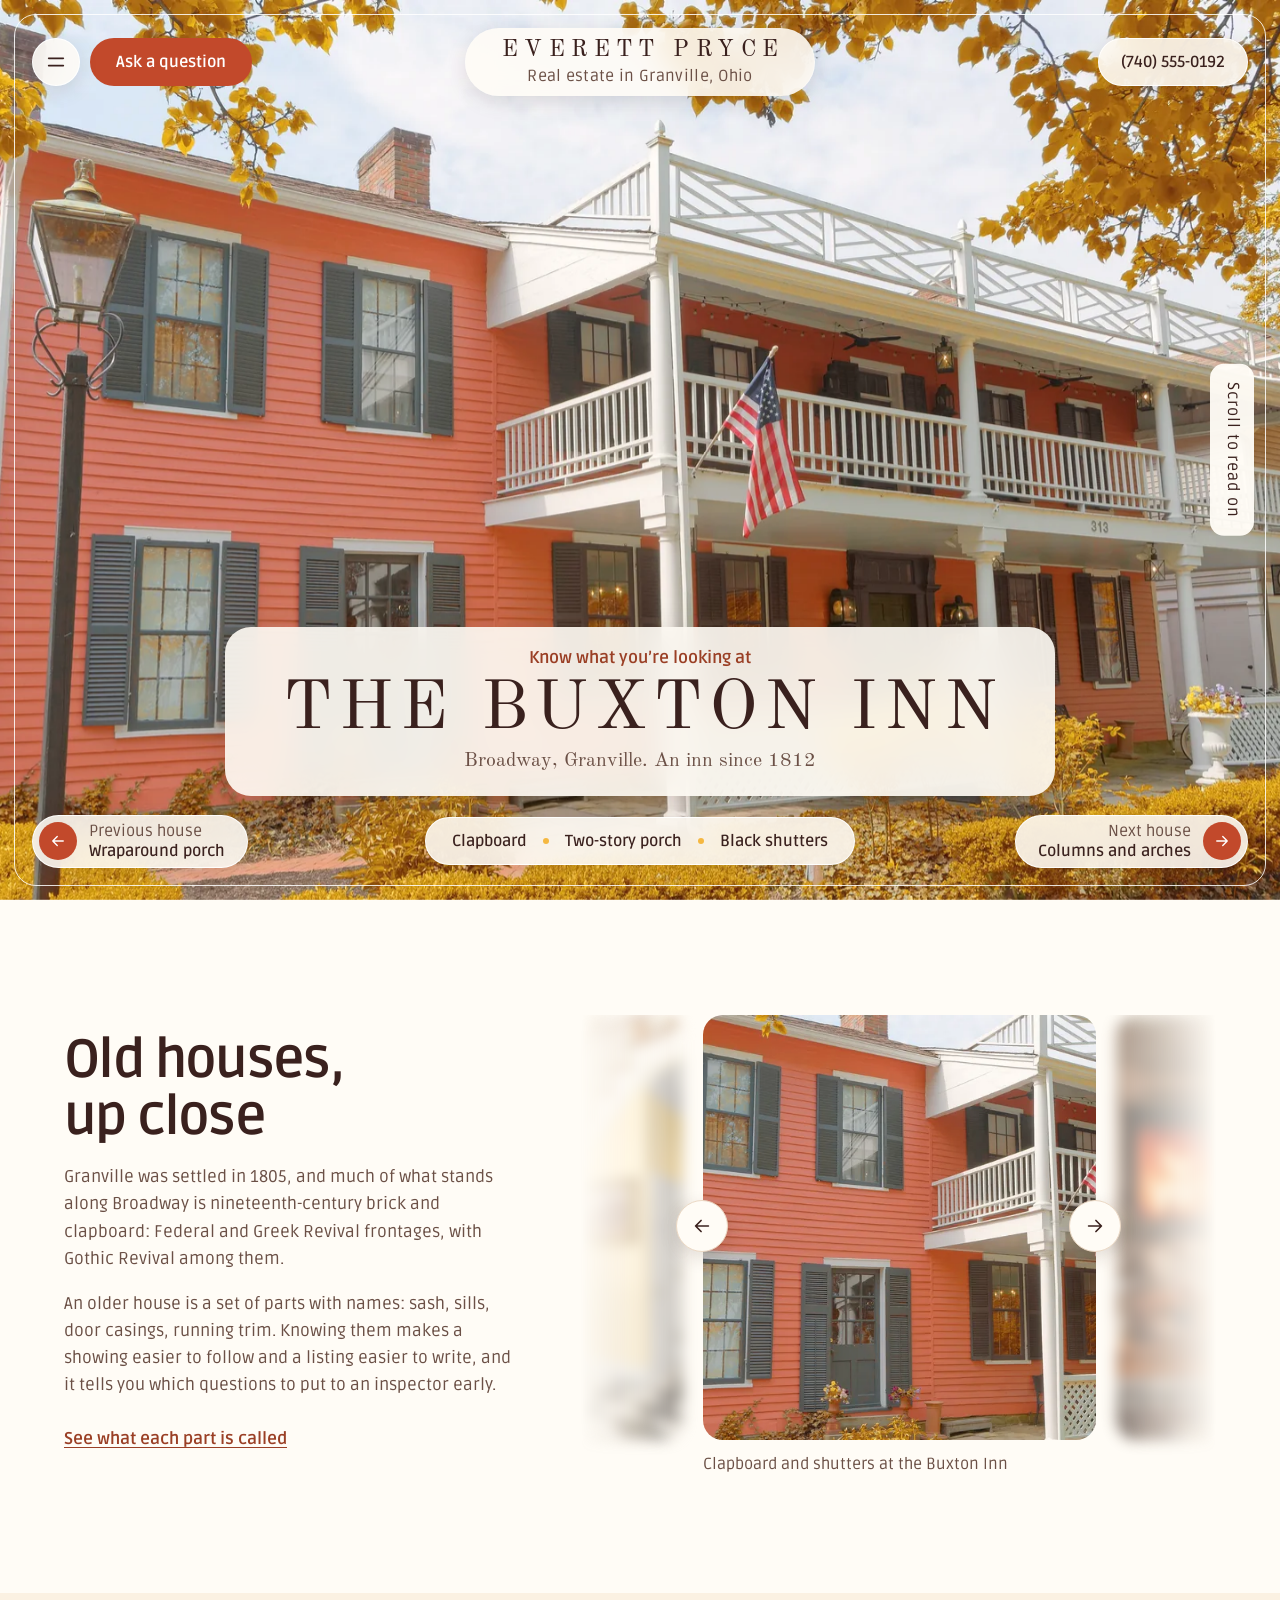
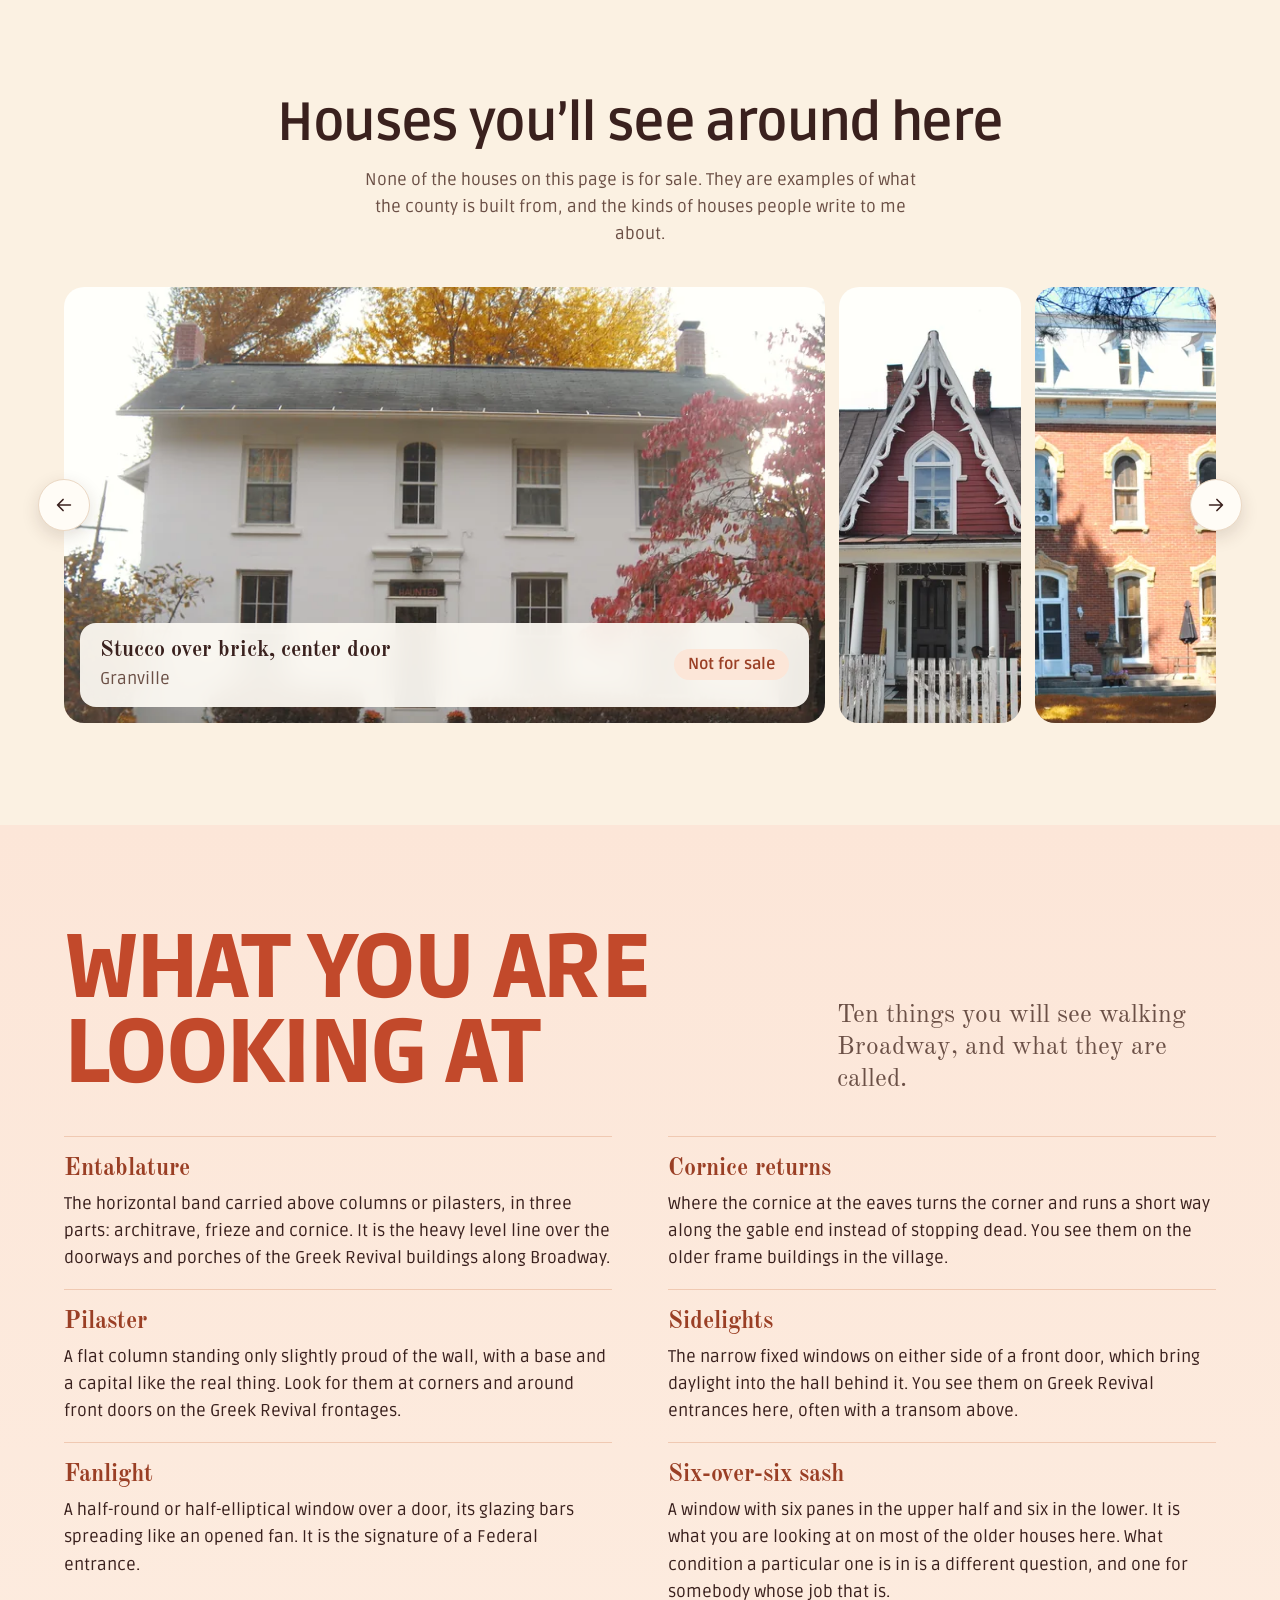
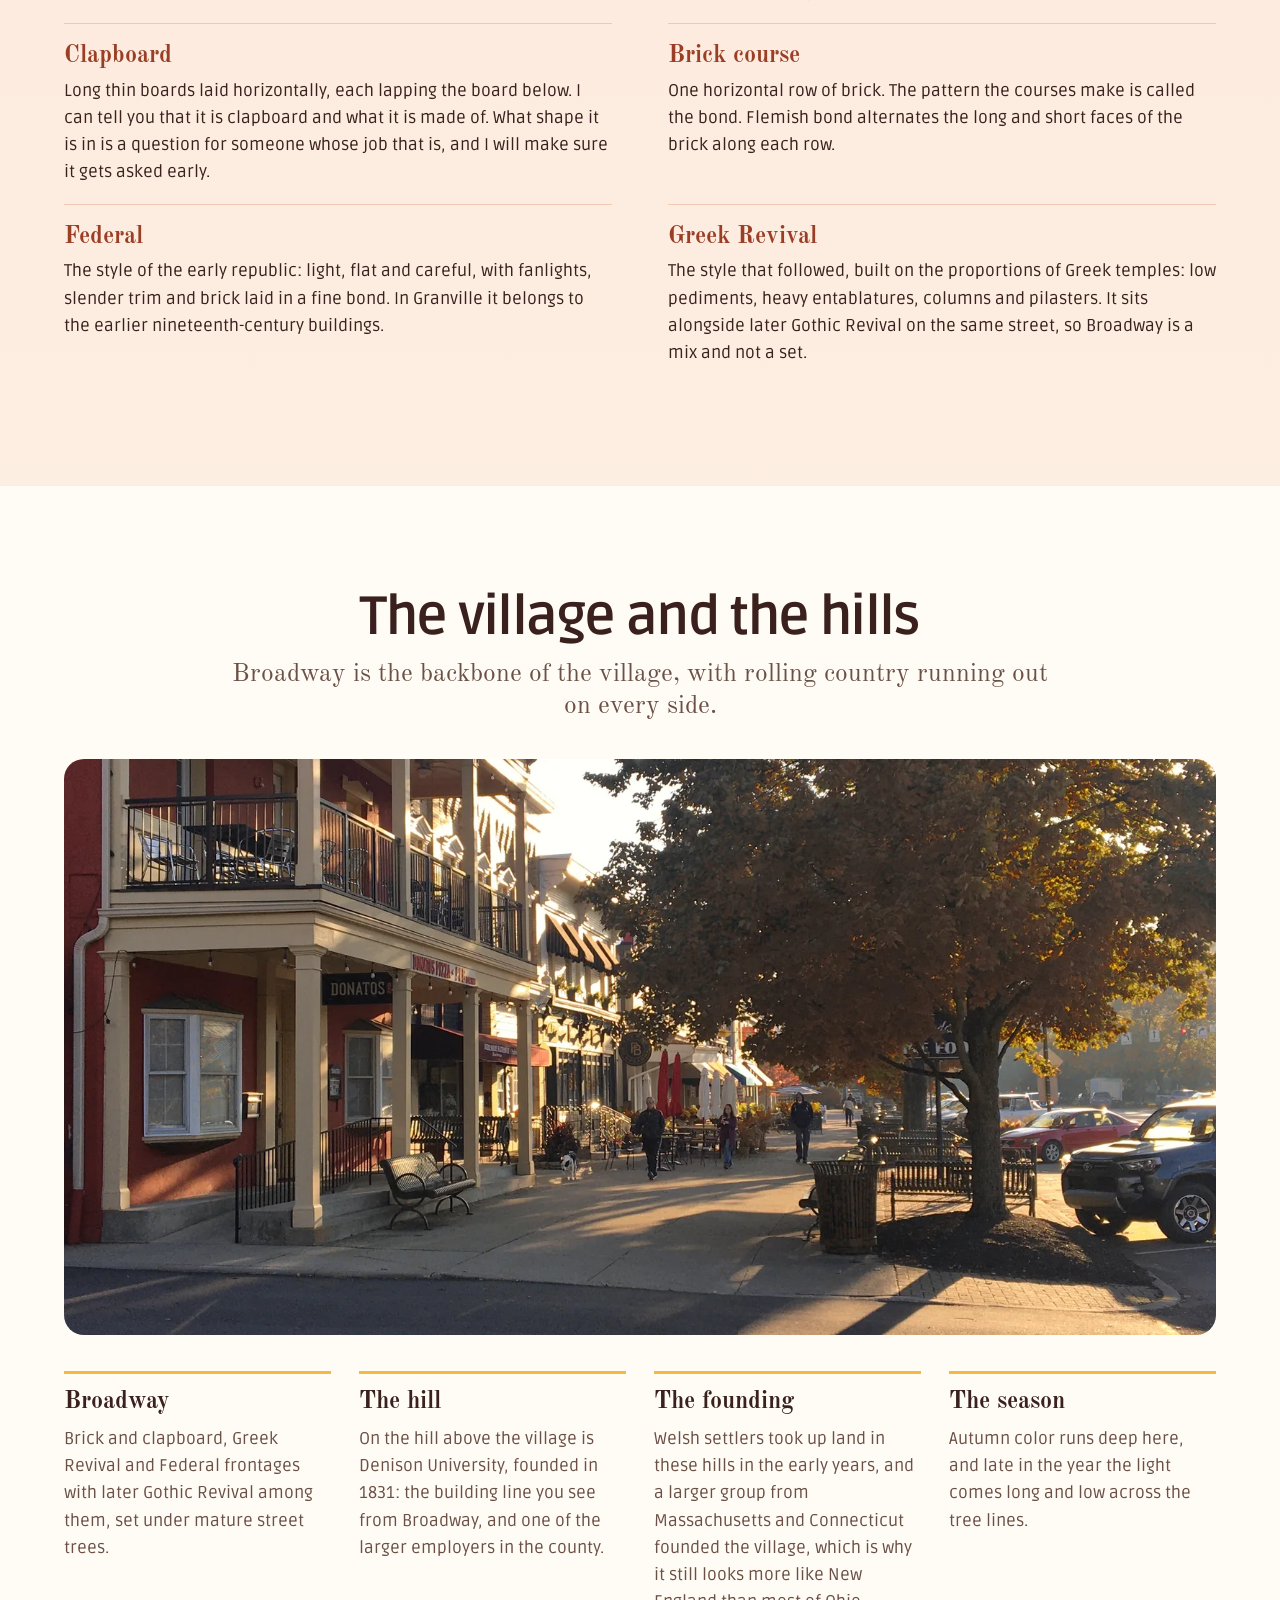
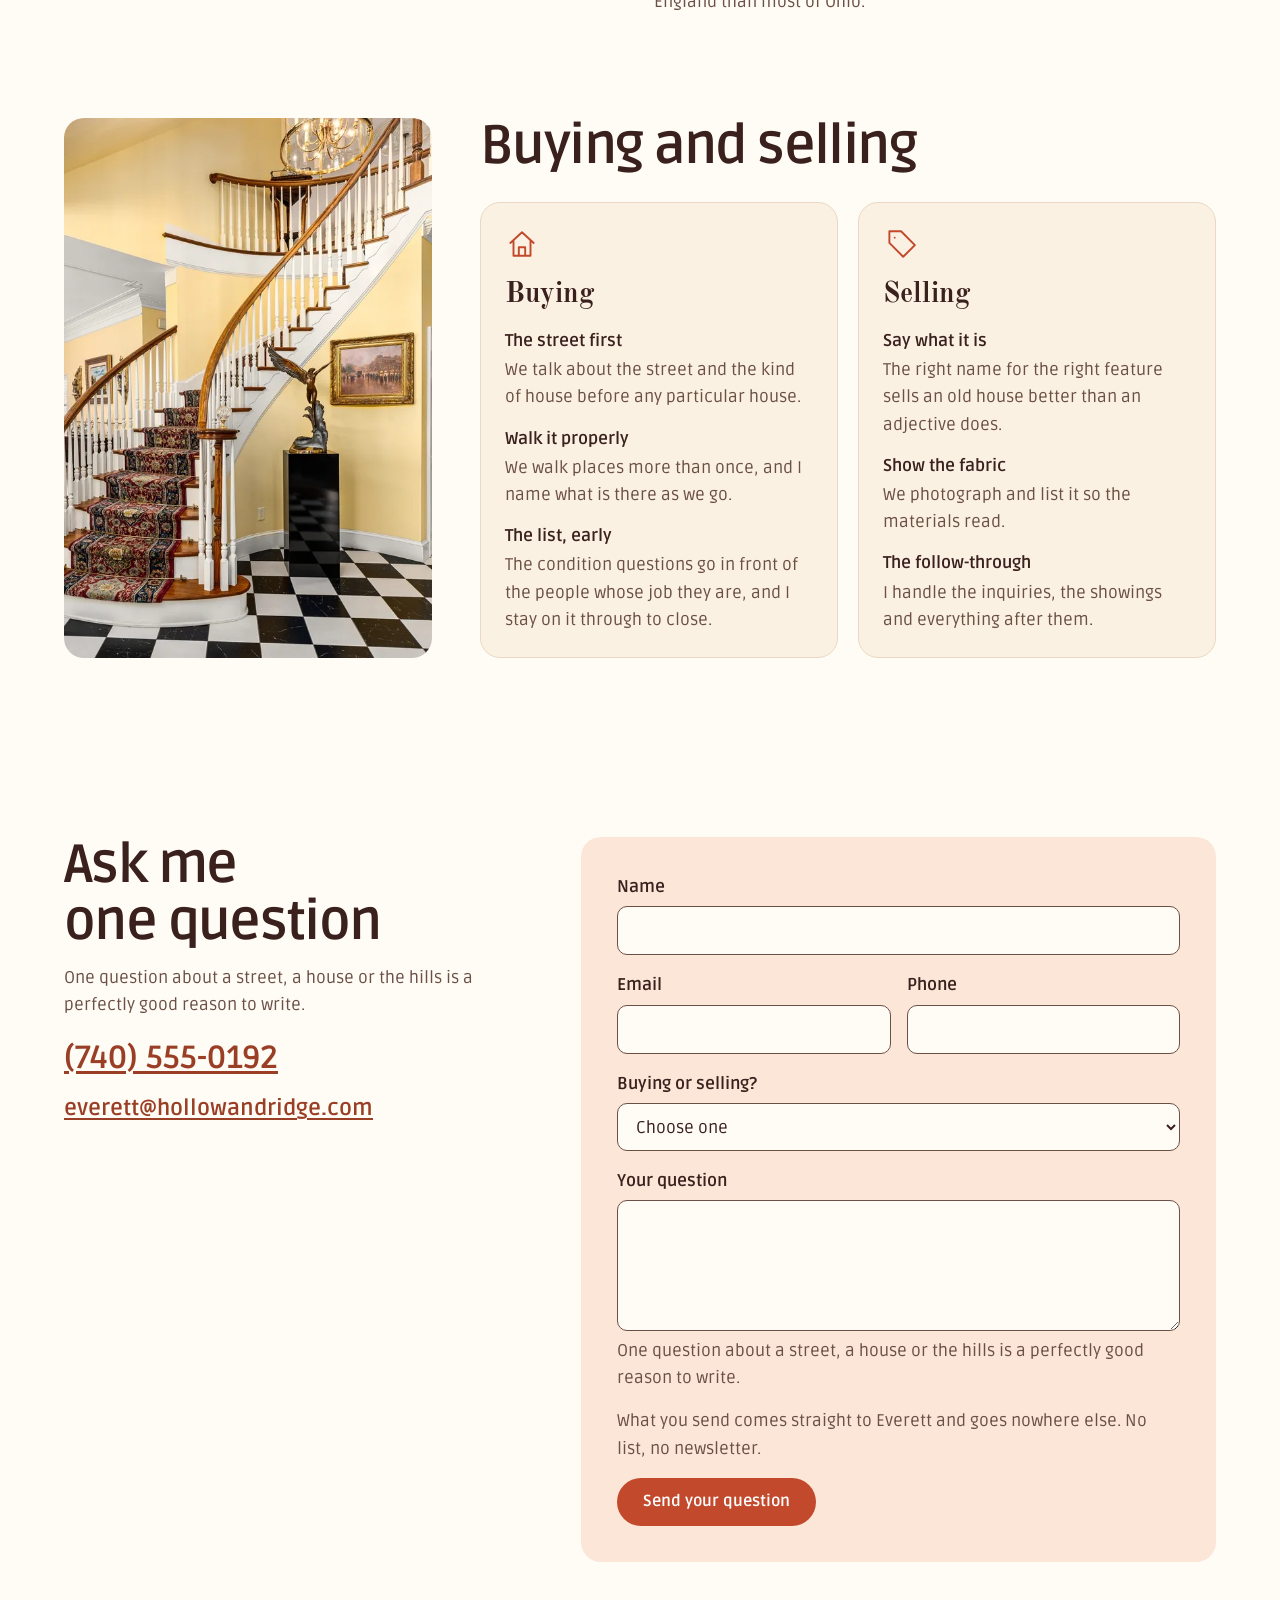
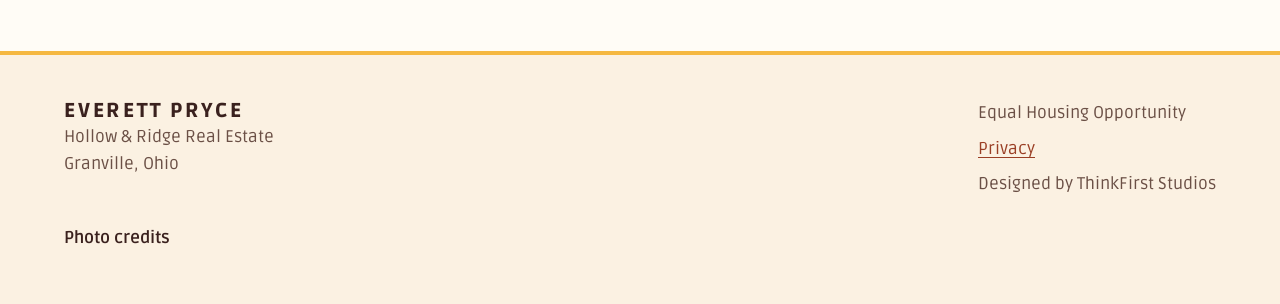
<file: index.html>
<!-- ThinkFirst Studios sample site. Everett Pryce, Hollow & Ridge Real Estate, the phone number and the email address are FICTIONAL and used for demonstration only. Not a real agent, brokerage or business. No licence number, statistic or testimonial on this page is real — none are claimed. Photography is stock, public domain or Creative Commons work credited in the footer. No house shown is for sale or connected to this sample. Not for deployment to a live domain. -->
<!DOCTYPE html>
<html lang="en-US">
<head>
  <meta charset="utf-8">
  <meta name="viewport" content="width=device-width, initial-scale=1">
  <title>Everett Pryce · Real Estate · Granville, Ohio</title>
  <meta name="description" content="Everett Pryce works older village houses and land in the hills around Granville, Licking County, Ohio. One question about a street, a house or the hills is a perfectly good reason to write.">
  <meta name="robots" content="noindex, nofollow">
  <link rel="canonical" href="https://thinkfirststudios.github.io/everett-pryce-preview/">
  <meta property="og:type" content="website">
  <meta property="og:title" content="Everett Pryce · Real Estate · Granville, Ohio">
  <meta property="og:description" content="Old houses in a village built out of brick and clapboard, and land in the hills behind it. Ask me one question.">
  <meta property="og:url" content="https://thinkfirststudios.github.io/everett-pryce-preview/">
  <meta property="og:image" content="https://thinkfirststudios.github.io/everett-pryce-preview/assets/og-card.jpg">
  <link rel="stylesheet" href="styles.css">
  <script>document.documentElement.classList.add('js')</script>
  <script type="application/ld+json">
  {
    "@context": "https://schema.org",
    "@type": "RealEstateAgent",
    "name": "Everett Pryce",
    "url": "https://thinkfirststudios.github.io/everett-pryce-preview/",
    "areaServed": [
      { "@type": "City", "name": "Granville, Ohio" },
      { "@type": "AdministrativeArea", "name": "Licking County, Ohio" }
    ]
  }
  </script>
</head>
<body>
  <a class="skip" href="#main">Skip to content</a>

  <main id="main">
    <section class="stage" id="top" aria-labelledby="hero-title" data-stage>
      <div class="stage__slides">
        <figure class="stage__slide is-on" data-slide data-title="The Buxton Inn" data-place="Broadway, Granville. An inn since 1812" data-spec="Clapboard|Two-story porch|Black shutters">
          <picture>
            <source media="(max-width: 699px)" type="image/webp" srcset="assets/photos/slide-buxton-phone-800.webp 800w, assets/photos/slide-buxton-phone-1200.webp 1200w" sizes="100vw">
            <img src="assets/photos/slide-buxton-1800.webp" srcset="assets/photos/slide-buxton-1200.webp 1200w, assets/photos/slide-buxton-1800.webp 1800w, assets/photos/slide-buxton-2600.webp 2600w"
                 sizes="100vw" width="2600" height="1463" fetchpriority="high" alt="The Buxton Inn on Broadway in sunshine: orange clapboard, dark shutters and a white two-story porch with a lattice rail, under golden leaves.">
          </picture>
        </figure>
        <figure class="stage__slide" data-slide data-title="Columns and arches" data-place="Licking County" data-spec="Two-story columns|Arched windows|Iron balcony">
          <picture>
            <source media="(max-width: 699px)" type="image/webp" srcset="assets/photos/slide-columns-phone-800.webp 800w, assets/photos/slide-columns-phone-1200.webp 1200w" sizes="100vw">
            <img src="assets/photos/slide-columns-1800.webp" srcset="assets/photos/slide-columns-1200.webp 1200w, assets/photos/slide-columns-1800.webp 1800w, assets/photos/slide-columns-2600.webp 2600w"
                 sizes="100vw" width="2600" height="1463" loading="lazy" alt="A pale yellow house with tall white columns, an iron balcony and rows of arched windows, among trees in gold leaf.">
          </picture>
        </figure>
        <figure class="stage__slide" data-slide data-title="Wraparound porch" data-place="Granville" data-spec="Clapboard|Slate roof|Pointed gable window">
          <picture>
            <source media="(max-width: 699px)" type="image/webp" srcset="assets/photos/slide-porch-phone-800.webp 800w, assets/photos/slide-porch-phone-1200.webp 1200w" sizes="100vw">
            <img src="assets/photos/slide-porch-1800.webp" srcset="assets/photos/slide-porch-1200.webp 1200w, assets/photos/slide-porch-1800.webp 1800w, assets/photos/slide-porch-2600.webp 2600w"
                 sizes="100vw" width="2600" height="1463" loading="lazy" alt="A white clapboard house with a slate roof, blue shutters and a wraparound porch, with orange and gold leaves around it.">
          </picture>
        </figure>
      </div>
      <div class="stage__frame" aria-hidden="true"></div>

      <header class="head" data-head>
        <div class="head__row">
          <div class="head__left">
            <button class="glass glass--round head__toggle" type="button" data-nav-toggle aria-expanded="false" aria-controls="nav" aria-label="Menu">
              <svg viewBox="0 0 24 24" aria-hidden="true"><path d="M4 8h16M4 16h16"/></svg>
            </button>
            <a class="pill head__ask" href="#contact">Ask a question</a>
          </div>
          <a class="head__name" href="#top">Everett Pryce<small>Real estate in Granville, Ohio</small></a>
          <a class="glass head__phone" href="tel:+17405550192">(740) 555-0192</a>
          <nav class="head__nav" id="nav" aria-label="Main">
            <a href="#about">About</a>
            <a href="#houses">Houses</a>
            <a href="#looking-at">What You’re Looking At</a>
            <a href="#village">The Village</a>
            <a href="#buying-selling">Buying &amp; Selling</a>
            <a href="#contact">Ask a question</a>
          </nav>
        </div>
      </header>

      <div class="stage__copy">
        <div class="stage__card">
          <h1 id="hero-title">Know what you’re looking at</h1>
          <div class="stage__caption" aria-live="polite">
            <p class="stage__title" data-stage-title>The Buxton Inn</p>
            <p class="stage__place" data-stage-place>Broadway, Granville. An inn since 1812</p>
          </div>
        </div>
      </div>

      <div class="stage__bar">
        <button class="glass stage__step stage__step--prev" type="button" data-stage-prev>
          <i><svg viewBox="0 0 24 24" aria-hidden="true"><path d="M19 12H5M11 6l-6 6 6 6"/></svg></i><span><small>Previous house</small><span data-stage-prev-name>Wraparound porch</span></span>
        </button>
        <ul class="glass stage__spec" data-stage-spec aria-label="What to look at on this house">
          <li>Clapboard</li>
          <li>Two-story porch</li>
          <li>Black shutters</li>
        </ul>
        <button class="glass stage__step stage__step--next" type="button" data-stage-next>
          <span><small>Next house</small><span data-stage-next-name>Columns and arches</span></span><i><svg viewBox="0 0 24 24" aria-hidden="true"><path d="M5 12h14M13 6l6 6-6 6"/></svg></i>
        </button>
      </div>
      <a class="stage__scroll" href="#about">Scroll to read on</a>
    </section>

    <section class="who wrap" id="about" aria-labelledby="about-title">
      <div class="who__text">
        <h2 id="about-title">Old houses, up close</h2>
        <p>Granville was settled in 1805, and much of what stands along Broadway is nineteenth-century brick and clapboard: Federal and Greek Revival frontages, with Gothic Revival among them.</p>
        <p>An older house is a set of parts with names: sash, sills, door casings, running trim. Knowing them makes a showing easier to follow and a listing easier to write, and it tells you which questions to put to an inspector early.</p>
        <p><a class="who__link" href="#looking-at">See what each part is called</a></p>
      </div>
      <div class="reel" data-reel>
        <div class="reel__track" data-reel-track>
          <figure class="reel__item">
            <img src="assets/photos/staircase-1000.webp" srcset="assets/photos/staircase-640.webp 640w, assets/photos/staircase-1000.webp 1000w" sizes="(min-width: 960px) 30vw, 80vw" width="1000" height="1250" loading="lazy"
                 alt="A curved staircase with a turned white balustrade and a dark rail, rising from a black and white tiled hall.">
            <figcaption>A turned balustrade and a curved rail</figcaption>
          </figure>
          <figure class="reel__item is-on">
            <img src="assets/photos/buxton-clapboard-800.webp" srcset="assets/photos/buxton-clapboard-800.webp 800w, assets/photos/buxton-clapboard-1400.webp 1400w" sizes="(min-width: 960px) 30vw, 80vw" width="1400" height="933" loading="lazy"
                 alt="Orange clapboard, black shutters and a white porch rail with a lattice skirt on the front of the Buxton Inn.">
            <figcaption>Clapboard and shutters at the Buxton Inn</figcaption>
          </figure>
          <figure class="reel__item">
            <img src="assets/photos/fireplace-room-1000.webp" srcset="assets/photos/fireplace-room-1000.webp 1000w, assets/photos/fireplace-room-1600.webp 1600w" sizes="(min-width: 960px) 30vw, 80vw" width="1600" height="675" loading="lazy"
                 alt="A warm sitting room with a lit fireplace in a stone surround, a bookcase and a low chair beside a wooden table.">
            <figcaption>A fireplace in a stone surround</figcaption>
          </figure>
        </div>
        <button class="round reel__arrow reel__arrow--prev" type="button" data-reel-prev aria-label="Previous photograph"><svg viewBox="0 0 24 24" aria-hidden="true"><path d="M19 12H5M11 6l-6 6 6 6"/></svg></button>
        <button class="round reel__arrow reel__arrow--next" type="button" data-reel-next aria-label="Next photograph"><svg viewBox="0 0 24 24" aria-hidden="true"><path d="M5 12h14M13 6l6 6-6 6"/></svg></button>
      </div>
    </section>

    <section class="houses" id="houses" aria-labelledby="houses-title">
      <div class="wrap houses__head">
        <h2 id="houses-title">Houses you’ll see around here</h2>
        <p>None of the houses on this page is for sale. They are examples of what the county is built from, and the kinds of houses people write to me about.</p>
      </div>
      <div class="rail wrap" data-rail>
        <button class="round rail__arrow rail__arrow--prev" type="button" data-rail-prev aria-label="Previous house"><svg viewBox="0 0 24 24" aria-hidden="true"><path d="M19 12H5M11 6l-6 6 6 6"/></svg></button>
        <ul class="rail__list" data-rail-list>
          <li class="rail__item is-open">
            <button type="button" aria-expanded="true">
              <img src="assets/photos/stucco-brick-1400.webp" srcset="assets/photos/stucco-brick-800.webp 800w, assets/photos/stucco-brick-1400.webp 1400w" sizes="(min-width: 960px) 62vw, 80vw" width="1400" height="933" loading="lazy"
                   alt="A two-story white house with a center door and a bright red maple in autumn.">
              <span class="rail__cap"><span><strong>Stucco over brick, center door</strong><span>Granville</span></span><em>Not for sale</em></span>
            </button>
          </li>
          <li class="rail__item">
            <button type="button" aria-expanded="false">
              <img src="assets/photos/gothic-cottage-1400.webp" srcset="assets/photos/gothic-cottage-800.webp 800w, assets/photos/gothic-cottage-1400.webp 1400w" sizes="(min-width: 960px) 62vw, 80vw" width="1400" height="933" loading="lazy"
                   alt="A red cottage with a steep center gable trimmed in white gingerbread, behind a white picket fence.">
              <span class="rail__cap"><span><strong>Gothic cottage</strong><span>Licking County</span></span><em>Not for sale</em></span>
            </button>
          </li>
          <li class="rail__item">
            <button type="button" aria-expanded="false">
              <img src="assets/photos/mansard-1400.webp" srcset="assets/photos/mansard-800.webp 800w, assets/photos/mansard-1400.webp 1400w" sizes="(min-width: 960px) 62vw, 80vw" width="1400" height="933" loading="lazy"
                   alt="A tall red brick house with a mansard roof and cream arched window hoods, among sunlit evergreens.">
              <span class="rail__cap"><span><strong>Mansard roof</strong><span>Newark, Licking County</span></span><em>Not for sale</em></span>
            </button>
          </li>
        </ul>
        <button class="round rail__arrow rail__arrow--next" type="button" data-rail-next aria-label="Next house"><svg viewBox="0 0 24 24" aria-hidden="true"><path d="M5 12h14M13 6l6 6-6 6"/></svg></button>
      </div>
    </section>

    <section class="gloss" id="looking-at" aria-labelledby="looking-title">
      <div class="wrap">
        <div class="gloss__head">
          <h2 id="looking-title">What you are looking at</h2>
          <p>Ten things you will see walking Broadway, and what they are called.</p>
        </div>
        <dl class="gloss__list">
          <div><dt>Entablature</dt><dd>The horizontal band carried above columns or pilasters, in three parts: architrave, frieze and cornice. It is the heavy level line over the doorways and porches of the Greek Revival buildings along Broadway.</dd></div>
          <div><dt>Cornice returns</dt><dd>Where the cornice at the eaves turns the corner and runs a short way along the gable end instead of stopping dead. You see them on the older frame buildings in the village.</dd></div>
          <div><dt>Pilaster</dt><dd>A flat column standing only slightly proud of the wall, with a base and a capital like the real thing. Look for them at corners and around front doors on the Greek Revival frontages.</dd></div>
          <div><dt>Sidelights</dt><dd>The narrow fixed windows on either side of a front door, which bring daylight into the hall behind it. You see them on Greek Revival entrances here, often with a transom above.</dd></div>
          <div><dt>Fanlight</dt><dd>A half-round or half-elliptical window over a door, its glazing bars spreading like an opened fan. It is the signature of a Federal entrance.</dd></div>
          <div><dt>Six-over-six sash</dt><dd>A window with six panes in the upper half and six in the lower. It is what you are looking at on most of the older houses here. What condition a particular one is in is a different question, and one for somebody whose job that is.</dd></div>
          <div><dt>Clapboard</dt><dd>Long thin boards laid horizontally, each lapping the board below. I can tell you that it is clapboard and what it is made of. What shape it is in is a question for someone whose job that is, and I will make sure it gets asked early.</dd></div>
          <div><dt>Brick course</dt><dd>One horizontal row of brick. The pattern the courses make is called the bond. Flemish bond alternates the long and short faces of the brick along each row.</dd></div>
          <div><dt>Federal</dt><dd>The style of the early republic: light, flat and careful, with fanlights, slender trim and brick laid in a fine bond. In Granville it belongs to the earlier nineteenth-century buildings.</dd></div>
          <div><dt>Greek Revival</dt><dd>The style that followed, built on the proportions of Greek temples: low pediments, heavy entablatures, columns and pilasters. It sits alongside later Gothic Revival on the same street, so Broadway is a mix and not a set.</dd></div>
        </dl>
      </div>
    </section>

    <section class="village wrap" id="village" aria-labelledby="village-title">
      <h2 id="village-title">The village and the hills</h2>
      <p class="village__lead">Broadway is the backbone of the village, with rolling country running out on every side.</p>
      <figure class="wide wide--tall">
        <img src="assets/photos/village-street-1600.webp" srcset="assets/photos/village-street-1000.webp 1000w, assets/photos/village-street-1600.webp 1600w, assets/photos/village-street-2400.webp 2400w"
             sizes="(min-width: 1360px) 1240px, 92vw" width="2400" height="1200" loading="lazy"
             alt="A village street in Granville on an October morning: brick storefronts with two-story porches, benches and a tree in gold leaf.">
      </figure>
      <div class="village__grid">
        <div><h3>Broadway</h3><p>Brick and clapboard, Greek Revival and Federal frontages with later Gothic Revival among them, set under mature street trees.</p></div>
        <div><h3>The hill</h3><p>On the hill above the village is Denison University, founded in 1831: the building line you see from Broadway, and one of the larger employers in the county.</p></div>
        <div><h3>The founding</h3><p>Welsh settlers took up land in these hills in the early years, and a larger group from Massachusetts and Connecticut founded the village, which is why it still looks more like New England than most of Ohio.</p></div>
        <div><h3>The season</h3><p>Autumn color runs deep here, and late in the year the light comes long and low across the tree lines.</p></div>
      </div>
    </section>

    <section class="bs wrap" id="buying-selling" aria-labelledby="bs-title">
      <figure class="bs__photo">
        <img src="assets/photos/staircase-1000.webp" srcset="assets/photos/staircase-640.webp 640w, assets/photos/staircase-1000.webp 1000w"
             sizes="(min-width: 960px) 34vw, 92vw" width="1000" height="1250" loading="lazy"
             alt="A curved staircase with a turned white balustrade and a dark rail, rising from a black and white tiled hall.">
      </figure>
      <div class="bs__main">
        <h2 id="bs-title">Buying and selling</h2>
        <div class="bs__cards">
          <article>
            <svg viewBox="0 0 32 32" aria-hidden="true"><path d="M5 15 16 5l11 10M8 13v14h16V13M13 27v-8h6v8"/></svg>
            <h3>Buying</h3>
            <dl>
              <dt>The street first</dt><dd>We talk about the street and the kind of house before any particular house.</dd>
              <dt>Walk it properly</dt><dd>We walk places more than once, and I name what is there as we go.</dd>
              <dt>The list, early</dt><dd>The condition questions go in front of the people whose job they are, and I stay on it through to close.</dd>
            </dl>
          </article>
          <article>
            <svg viewBox="0 0 32 32" aria-hidden="true"><path d="M17 4H6v11l13 13 11-11zM11 10h.01"/></svg>
            <h3>Selling</h3>
            <dl>
              <dt>Say what it is</dt><dd>The right name for the right feature sells an old house better than an adjective does.</dd>
              <dt>Show the fabric</dt><dd>We photograph and list it so the materials read.</dd>
              <dt>The follow-through</dt><dd>I handle the inquiries, the showings and everything after them.</dd>
            </dl>
          </article>
        </div>
      </div>
    </section>

    <section class="contact wrap" id="contact" aria-labelledby="contact-title">
      <div>
        <h2 id="contact-title">Ask me one question</h2>
        <p>One question about a street, a house or the hills is a perfectly good reason to write.</p>
        <p class="contact__big"><a href="tel:+17405550192">(740) 555-0192</a></p>
        <p class="contact__big contact__big--mail"><a href="#contact">everett@hollowandridge.com</a></p>
      </div>
      <form class="form" action="thanks.html" method="get" novalidate data-form>
        <div class="field">
          <label for="f-name">Name</label>
          <input id="f-name" name="name" type="text" autocomplete="name" required aria-describedby="e-name">
          <p class="field__error" id="e-name" hidden></p>
        </div>
        <div class="form__two">
          <div class="field">
            <label for="f-email">Email</label>
            <input id="f-email" name="email" type="email" autocomplete="email" aria-describedby="e-email">
            <p class="field__error" id="e-email" hidden></p>
          </div>
          <div class="field">
            <label for="f-phone">Phone</label>
            <input id="f-phone" name="phone" type="tel" autocomplete="tel" aria-describedby="e-contact">
            <p class="field__error" id="e-contact" hidden></p>
          </div>
        </div>
        <div class="field">
          <label for="f-kind">Buying or selling?</label>
          <select id="f-kind" name="kind">
            <option value="">Choose one</option>
            <option>Buying</option>
            <option>Selling</option>
            <option>Both</option>
            <option>Just asking</option>
          </select>
        </div>
        <div class="field">
          <label for="f-message">Your question</label>
          <textarea id="f-message" name="message" rows="4" aria-describedby="h-message"></textarea>
          <p class="field__help" id="h-message">One question about a street, a house or the hills is a perfectly good reason to write.</p>
        </div>
        <p class="form__note">What you send comes straight to Everett and goes nowhere else. No list, no newsletter.</p>
        <button class="pill" type="submit">Send your question</button>
      </form>
    </section>
  </main>

  <footer class="foot">
    <div class="wrap foot__grid">
      <div>
        <p class="foot__name">Everett Pryce</p>
        <p>Hollow &amp; Ridge Real Estate</p>
        <p>Granville, Ohio</p>
      </div>
      <div>
        <p>Equal Housing Opportunity</p>
        <p><a href="privacy.html">Privacy</a></p>
        <p>Designed by ThinkFirst Studios</p>
      </div>
    </div>
    <div class="wrap">
      <details class="foot__credits">
        <summary>Photo credits</summary>
        <p>Photographs cropped and color-adjusted from the originals. Houses are shown as examples of the area only.</p>
        <ul>
          <li><a href="https://www.pexels.com/photo/cozy-living-room-15558114/">Cozy living room</a>, hello aesthe, Pexels License</li>
          <li><a href="https://commons.wikimedia.org/wiki/File:Stucco-and-brick_house_in_Granville.jpg">Stucco-and-brick house in Granville</a>, Nyttend, public domain</li>
          <li><a href="https://commons.wikimedia.org/wiki/File:Buxton_Inn,_Granville,_OH,_US.jpg">Buxton Inn, Granville</a>, Jud McCranie, <a href="https://creativecommons.org/licenses/by-sa/4.0/">CC BY-SA 4.0</a></li>
          <li><a href="https://commons.wikimedia.org/wiki/File:20201006_09_Granville,_Ohio_(50875180313).jpg">Granville, Ohio</a>, David Wilson, <a href="https://creativecommons.org/licenses/by/2.0/">CC BY 2.0</a></li>
          <li><a href="https://commons.wikimedia.org/wiki/File:Bryn_Mawr,_Licking_Co,_OH,_US.jpg">Bryn Mawr, Licking County</a>, Jud McCranie, <a href="https://creativecommons.org/licenses/by-sa/4.0/">CC BY-SA 4.0</a></li>
          <li><a href="https://commons.wikimedia.org/wiki/File:Casterton_House.jpg">Casterton House</a>, Wdzinc, <a href="https://creativecommons.org/licenses/by-sa/3.0/">CC BY-SA 3.0</a></li>
          <li><a href="https://commons.wikimedia.org/wiki/File:Rogers_House_in_Granville.jpg">Rogers House in Granville</a>, Nyttend, public domain</li>
          <li><a href="https://commons.wikimedia.org/wiki/File:Hull_Place.jpg">Hull Place</a>, Wdzinc, <a href="https://creativecommons.org/licenses/by-sa/3.0/">CC BY-SA 3.0</a></li>
          <li><a href="https://www.pexels.com/photo/staircase-in-classic-house-16501685/">Staircase in a classic house</a>, Curtis Adams, Pexels License</li>
          <li><a href="https://www.pexels.com/photo/serene-ohio-roadway-lined-with-autumn-trees-34421047/">Ohio road in autumn</a> (thanks page), Keith Cassill, Pexels License</li>
        </ul>
      </details>
    </div>
  </footer>

  <div class="callbar">
    <a href="tel:+17405550192">Call</a>
    <a href="#contact">Email</a>
  </div>
  <script src="script.js"></script>
</body>
</html>
</file>
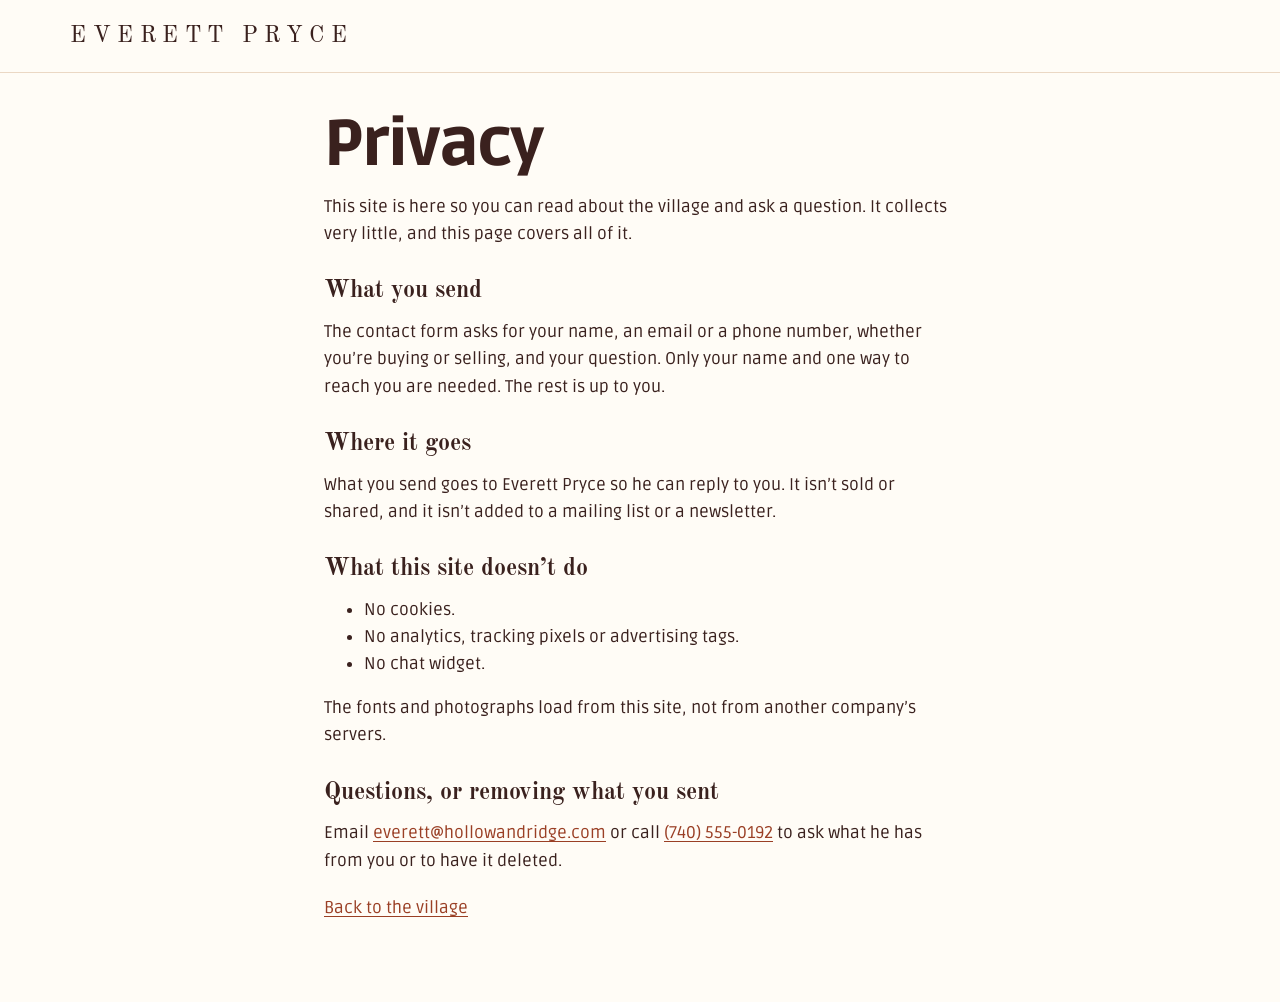
<file: privacy.html>
<!-- ThinkFirst Studios sample site. Everett Pryce, Hollow & Ridge Real Estate, the phone number and the email address are FICTIONAL and used for demonstration only. Not a real agent, brokerage or business. No licence number, statistic or testimonial on this page is real — none are claimed. Photography is royalty-free stock, regional, and not represented as being of any specific address. Not for deployment to a live domain. Some photographs are public domain or Creative Commons works of named public places, credited in the footer. -->
<!DOCTYPE html>
<html lang="en-US">
<head>
  <meta charset="utf-8">
  <meta name="viewport" content="width=device-width, initial-scale=1">
  <title>Privacy · Everett Pryce</title>
  <meta name="description" content="What this site collects, where it goes and what it doesn't do.">
  <meta name="robots" content="noindex, nofollow">
  <link rel="canonical" href="https://thinkfirststudios.github.io/everett-pryce-preview/privacy.html">
  <meta property="og:type" content="website">
  <meta property="og:title" content="Privacy · Everett Pryce">
  <meta property="og:description" content="What this site collects, where it goes and what it doesn't do.">
  <meta property="og:image" content="https://thinkfirststudios.github.io/everett-pryce-preview/assets/og-card.jpg">
  <link rel="stylesheet" href="styles.css">
</head>
<body>
  <a class="skip" href="#main">Skip to content</a>
  <header class="head head--page">
    <div class="head__row"><a class="head__name" href="index.html">Everett Pryce</a></div>
  </header>
  <main id="main" class="page">
    <div class="wrap">
      <h1>Privacy</h1>
      <p>This site is here so you can read about the village and ask a question. It collects very little, and this page covers all of it.</p>
      <h2>What you send</h2>
      <p>The contact form asks for your name, an email or a phone number, whether you’re buying or selling, and your question. Only your name and one way to reach you are needed. The rest is up to you.</p>
      <h2>Where it goes</h2>
      <p>What you send goes to Everett Pryce so he can reply to you. It isn’t sold or shared, and it isn’t added to a mailing list or a newsletter.</p>
      <h2>What this site doesn’t do</h2>
      <ul>
        <li>No cookies.</li>
        <li>No analytics, tracking pixels or advertising tags.</li>
        <li>No chat widget.</li>
      </ul>
      <p>The fonts and photographs load from this site, not from another company’s servers.</p>
      <h2>Questions, or removing what you sent</h2>
      <p>Email <a href="index.html#contact">everett@hollowandridge.com</a> or call <a href="tel:+17405550192">(740) 555-0192</a> to ask what he has from you or to have it deleted.</p>
      <p class="back"><a href="index.html">Back to the village</a></p>
    </div>
  </main>
  <div class="callbar">
    <a href="tel:+17405550192">Call</a>
    <a href="index.html#contact">Email</a>
  </div>
</body>
</html>
</file>
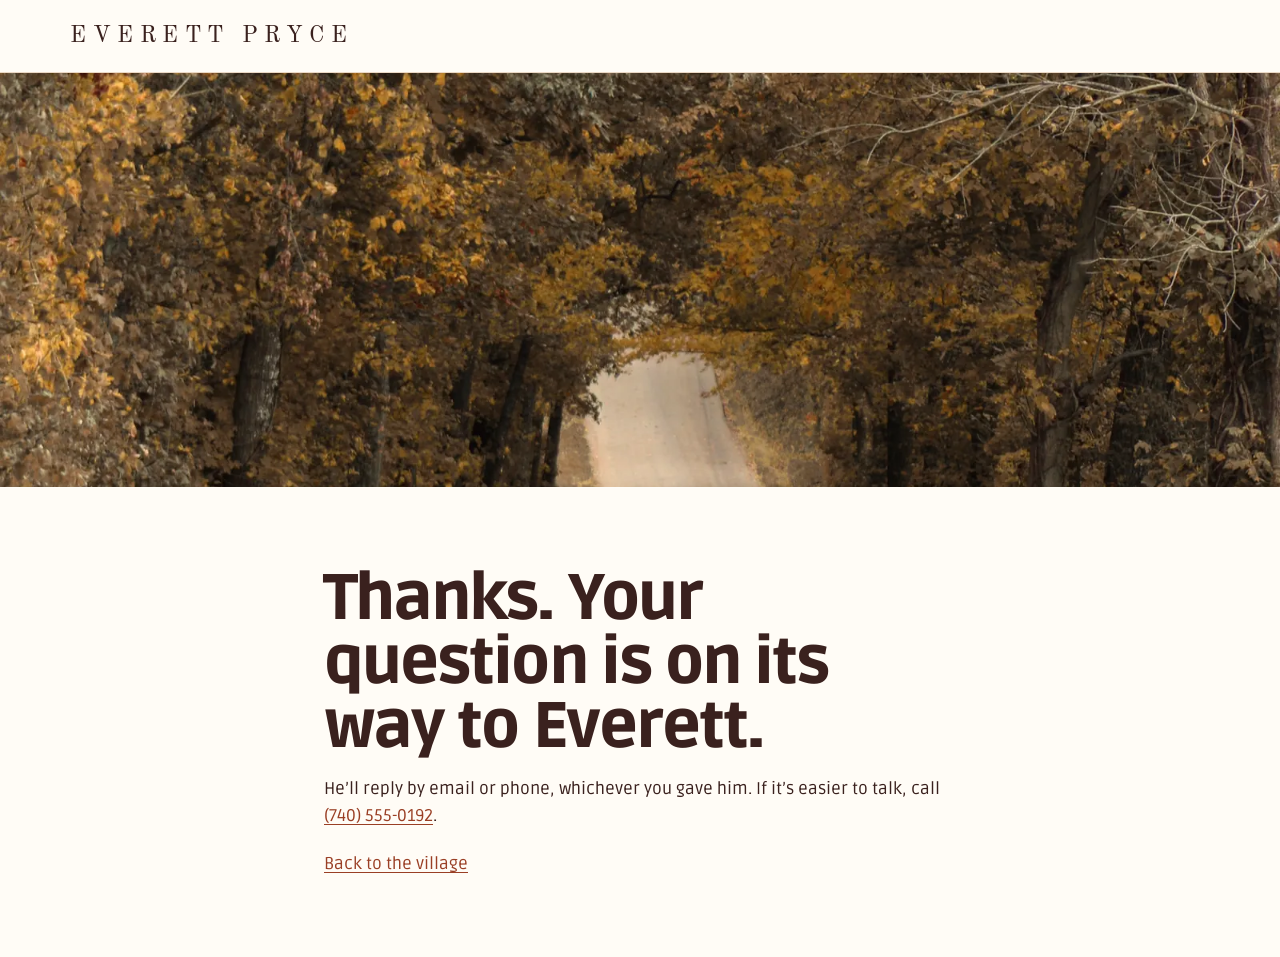
<file: thanks.html>
<!-- ThinkFirst Studios sample site. Everett Pryce, Hollow & Ridge Real Estate, the phone number and the email address are FICTIONAL and used for demonstration only. Not a real agent, brokerage or business. No licence number, statistic or testimonial on this page is real — none are claimed. Photography is royalty-free stock, regional, and not represented as being of any specific address. Not for deployment to a live domain. Some photographs are public domain or Creative Commons works of named public places, credited in the footer. -->
<!DOCTYPE html>
<html lang="en-US">
<head>
  <meta charset="utf-8">
  <meta name="viewport" content="width=device-width, initial-scale=1">
  <title>Thanks · Everett Pryce</title>
  <meta name="description" content="Your question is on its way to Everett Pryce.">
  <meta name="robots" content="noindex, nofollow">
  <link rel="canonical" href="https://thinkfirststudios.github.io/everett-pryce-preview/thanks.html">
  <meta property="og:type" content="website">
  <meta property="og:title" content="Thanks · Everett Pryce">
  <meta property="og:description" content="Your question is on its way to Everett Pryce.">
  <meta property="og:image" content="https://thinkfirststudios.github.io/everett-pryce-preview/assets/og-card.jpg">
  <link rel="stylesheet" href="styles.css">
</head>
<body>
  <a class="skip" href="#main">Skip to content</a>
  <header class="head head--page">
    <div class="head__row"><a class="head__name" href="index.html">Everett Pryce</a></div>
  </header>
  <main id="main" class="page">
    <figure class="page__photo">
      <img src="assets/photos/autumn-road-1600.webp" srcset="assets/photos/autumn-road-1000.webp 1000w, assets/photos/autumn-road-1600.webp 1600w" sizes="100vw" width="1600" height="727"
           alt="A pale road running into a tunnel of gold and amber trees, Ohio.">
    </figure>
    <div class="wrap">
      <h1>Thanks. Your question is on its way to Everett.</h1>
      <p>He’ll reply by email or phone, whichever you gave him. If it’s easier to talk, call <a href="tel:+17405550192">(740) 555-0192</a>.</p>
      <p class="back"><a href="index.html">Back to the village</a></p>
    </div>
  </main>
  <div class="callbar">
    <a href="tel:+17405550192">Call</a>
    <a href="index.html#contact">Email</a>
  </div>
</body>
</html>
</file>
<file: styles.css>
/* Sunlit Brick */
@font-face { font-family: "Old Standard TT"; src: url("assets/fonts/old-standard-tt-400-normal.woff2") format("woff2"); font-weight: 400; font-display: swap; }
@font-face { font-family: "Old Standard TT"; src: url("assets/fonts/old-standard-tt-400-italic.woff2") format("woff2"); font-weight: 400; font-style: italic; font-display: swap; }
@font-face { font-family: "Old Standard TT"; src: url("assets/fonts/old-standard-tt-700-normal.woff2") format("woff2"); font-weight: 700; font-display: swap; }
@font-face { font-family: "Ruda"; src: url("assets/fonts/ruda-400-normal.woff2") format("woff2"); font-weight: 400; font-display: swap; }
@font-face { font-family: "Ruda"; src: url("assets/fonts/ruda-600-normal.woff2") format("woff2"); font-weight: 600; font-display: swap; }
@font-face { font-family: "Ruda"; src: url("assets/fonts/ruda-700-normal.woff2") format("woff2"); font-weight: 700; font-display: swap; }
@font-face { font-family: "Ruda"; src: url("assets/fonts/ruda-900-normal.woff2") format("woff2"); font-weight: 900; font-display: swap; }

:root {
  --ink: #3A211E;
  --bark: #6B5046;
  --paper: #FFFCF6;
  --cream: #FBF1E2;
  --blush: #FCE6D8;
  --rule: #EBD8C4;
  --sun: #F5B841;
  --brick: #C2492B;
  --kiln: #9A3F25;
  --gutter: clamp(16px, 5vw, 72px);
  --frame: clamp(8px, 1.1vw, 18px);
  --r: 20px;
  --display: "Old Standard TT", "Times New Roman", serif;
  --body: "Ruda", "Trebuchet MS", sans-serif;
}

*, *::before, *::after { box-sizing: border-box; }
html { scroll-behavior: smooth; scroll-padding-top: 88px; -webkit-text-size-adjust: 100%; }
body { margin: 0; background: var(--paper); color: var(--ink); font: 400 1.0625rem/1.6 var(--body); }
img { display: block; max-width: 100%; height: auto; }
svg { fill: none; stroke: currentColor; stroke-width: 1.8; stroke-linecap: round; stroke-linejoin: round; }
h1, h2, h3 { margin: 0; text-wrap: balance; }
h2 { font: 700 clamp(2.25rem, 4.2vw, 3.75rem)/1.05 var(--body); letter-spacing: -.03em; }
h3 { font: 700 1.5rem/1.2 var(--display); }
p { margin: 0; }
figure { margin: 0; }
a { color: var(--kiln); text-underline-offset: 3px; }
:focus-visible { outline: 3px solid var(--brick); outline-offset: 3px; }
.wrap { width: 100%; max-width: 1384px; margin-inline: auto; padding-inline: var(--gutter); }
.sr { position: absolute; width: 1px; height: 1px; overflow: hidden; clip-path: inset(50%); white-space: nowrap; }
.skip { position: absolute; left: 12px; top: -80px; z-index: 60; padding: 12px 18px; border-radius: 10px; background: var(--ink); color: var(--paper); }
.skip:focus { top: 12px; }

.pill { display: inline-flex; align-items: center; justify-content: center; min-height: 48px; padding: 10px 26px; border: 0; border-radius: 999px; background: var(--brick); color: #fff; font: 700 1rem/1.2 var(--body); text-decoration: none; white-space: nowrap; cursor: pointer; transition: transform .2s, background-color .2s; }
.pill:hover { transform: translateY(-2px); background: var(--kiln); }
.glass { display: inline-flex; align-items: center; gap: 12px; min-height: 48px; padding: 6px 22px; border: 1px solid rgba(255, 255, 255, .9); border-radius: 999px; background: rgba(255, 252, 246, .88); -webkit-backdrop-filter: blur(14px); backdrop-filter: blur(14px); color: var(--ink); font: 600 1rem/1.25 var(--body); text-decoration: none; box-shadow: 0 6px 20px rgba(58, 33, 30, .12); }
.glass--round { justify-content: center; width: 48px; padding: 0; cursor: pointer; }
.glass svg { width: 22px; height: 22px; }
.round { display: grid; place-items: center; width: 52px; height: 52px; padding: 0; border: 1px solid var(--rule); border-radius: 50%; background: var(--paper); color: var(--ink); box-shadow: 0 6px 18px rgba(58, 33, 30, .14); cursor: pointer; transition: transform .2s; }
.round:hover { transform: scale(1.06); }
.round svg { width: 22px; height: 22px; }

/* Header, sitting inside the frame */
.head { position: absolute; inset: 0 0 auto; z-index: 40; color: var(--ink); }
.head__row { position: relative; display: grid; grid-template-columns: 1fr auto 1fr; align-items: center; gap: 16px; padding: calc(var(--frame) + 14px) calc(var(--frame) + 18px); }
.head__left { display: flex; align-items: center; gap: 10px; }
.head__name { display: grid; justify-items: center; align-content: center; min-height: 44px; padding: 10px 30px; border-radius: 999px; background: rgba(255, 252, 246, .88); -webkit-backdrop-filter: blur(14px); backdrop-filter: blur(14px); box-shadow: 0 6px 20px rgba(58, 33, 30, .12); color: inherit; font: 400 clamp(1.25rem, 1.8vw, 1.625rem)/1 var(--display); letter-spacing: .28em; text-indent: .28em; text-transform: uppercase; text-decoration: none; }
.head__name small { margin-top: 6px; font: 400 1rem/1.2 var(--body); letter-spacing: .02em; text-indent: 0; text-transform: none; color: var(--bark); }
.head__phone { justify-self: end; }
.head__nav { position: absolute; top: calc(100% - 4px); left: calc(var(--frame) + 18px); display: none; flex-direction: column; width: min(320px, calc(100vw - 2 * var(--frame) - 36px)); padding: 10px 22px; border-radius: 18px; background: rgba(255, 252, 246, .97); box-shadow: 0 18px 40px rgba(58, 33, 30, .18); }
.head__nav.is-open { display: flex; }
.head__nav a { display: flex; align-items: center; min-height: 48px; color: var(--ink); text-decoration: none; }
.head__nav a + a { border-top: 1px solid var(--rule); }
.head__nav a:hover { color: var(--brick); }
.head.is-condensed { position: fixed; background: var(--paper); box-shadow: 0 4px 18px rgba(58, 33, 30, .1); }
.head.is-condensed .head__row { padding-block: 10px; }
.head.is-condensed .head__name, .head.is-condensed .glass { box-shadow: none; }

/* Stage: one house at a time, framed */
.stage { position: relative; height: 100vh; height: 100svh; min-height: 640px; max-height: 1080px; overflow: hidden; background: var(--cream); color: var(--ink); }
.stage__slides { position: absolute; inset: 0; }
.stage__slide { position: absolute; inset: 0; opacity: 0; transition: opacity 1s ease; }
.stage__slide.is-on { opacity: 1; }
.stage__slide img { width: 100%; height: 100%; object-fit: cover; }
.js .stage__slide.is-on img { animation: drift 9s ease-out both; }
@keyframes drift { from { transform: scale(1.05); } }
.stage__frame { position: absolute; inset: var(--frame); z-index: 2; border: 1.5px solid rgba(255, 255, 255, .85); border-radius: 22px; pointer-events: none; }
.stage__copy { position: absolute; inset: auto 0 var(--copy-bottom, 104px); z-index: 3; display: grid; justify-items: center; padding-inline: var(--gutter); text-align: center; pointer-events: none; }
.stage__card { display: grid; justify-items: center; gap: 6px; max-width: 100%; padding: 20px clamp(24px, 4vw, 56px) 22px; border-radius: 26px; background: rgba(255, 252, 246, .9); -webkit-backdrop-filter: blur(16px); backdrop-filter: blur(16px); box-shadow: 0 14px 40px rgba(58, 33, 30, .16); pointer-events: auto; }
.stage h1 { font: 700 1.0625rem/1.3 var(--body); color: var(--kiln); }
.stage__title { font: 400 clamp(2rem, 5.4vw, 5.5rem)/1 var(--display); letter-spacing: .1em; text-indent: .1em; text-transform: uppercase; }
.stage__place { margin-top: 4px; font: 400 clamp(1.25rem, 1.5vw, 1.375rem)/1.3 var(--display); color: var(--bark); }
.stage__bar { position: absolute; z-index: 3; inset: auto calc(var(--frame) + 18px) calc(var(--frame) + 18px); display: grid; grid-template-columns: 1fr auto 1fr; align-items: center; gap: 16px; }
.stage__step { justify-self: start; padding: 6px 22px 6px 6px; cursor: pointer; text-align: left; visibility: hidden; }
.js .stage__step { visibility: visible; }
.stage__step--next { justify-self: end; padding: 6px 6px 6px 22px; text-align: right; }
.stage__step i { display: grid; place-items: center; flex: none; width: 38px; height: 38px; border-radius: 50%; background: var(--brick); color: #fff; }
.stage__step i svg { width: 18px; height: 18px; }
.stage__step small { display: block; color: var(--bark); font: 400 1rem/1.2 var(--body); }
.stage__spec { gap: 0; margin: 0; padding: 6px 26px; list-style: none; }
.stage__spec li { display: flex; align-items: center; white-space: nowrap; }
.stage__spec li + li::before { content: ""; width: 6px; height: 6px; margin: 0 16px; border-radius: 50%; background: var(--sun); }
.stage__scroll { position: absolute; z-index: 3; top: 50%; right: calc(var(--frame) + 12px); display: flex; align-items: center; justify-content: center; min-width: 44px; padding: 18px 0; border-radius: 14px; background: rgba(255, 252, 246, .96); color: var(--ink); font-size: 1rem; letter-spacing: .06em; text-decoration: none; writing-mode: vertical-rl; transform: translateY(-50%); }
.js .stage__card { animation: settle .9s cubic-bezier(.2, .7, .2, 1) both; }
.stage__card.is-swapping { animation: settle .7s cubic-bezier(.2, .7, .2, 1) both; }
@keyframes settle { from { opacity: 0; transform: translateY(18px); } }

/* Who */
.who { display: grid; gap: 40px; align-items: center; padding-block: clamp(72px, 9vw, 128px); }
.who__text { display: grid; gap: 18px; }
.who__text h2 { max-width: 11em; }
.who__text p { max-width: 36em; color: var(--bark); }
.who__link { display: inline-flex; align-items: center; min-height: 44px; font-weight: 700; }
.reel { position: relative; overflow: hidden; }
.reel__track { display: flex; gap: 20px; overflow-x: auto; scroll-snap-type: x mandatory; scrollbar-width: none; }
.reel__track::-webkit-scrollbar { display: none; }
.js .reel__track { overflow: visible; transition: transform .65s cubic-bezier(.2, .7, .2, 1); }
.reel__item { flex: 0 0 62%; scroll-snap-align: center; }
.reel__item img { width: 100%; aspect-ratio: 1 / 1.08; object-fit: cover; border-radius: var(--r); transition: filter .5s, opacity .5s; }
.reel__item figcaption { margin-top: 12px; color: var(--bark); font-size: 1rem; transition: opacity .4s; }
.js .reel__item:not(.is-on) img { filter: blur(7px); opacity: .5; }
.js .reel__item:not(.is-on) figcaption { opacity: 0; }
.reel__arrow { position: absolute; z-index: 2; top: calc(50% - 46px); display: none; }
.js .reel__arrow { display: grid; }
.reel__arrow--prev { left: calc(19% - 26px); }
.reel__arrow--next { right: calc(19% - 26px); }

/* Houses */
.houses { padding-block: clamp(64px, 8vw, 112px); background: var(--cream); }
.houses__head { display: grid; justify-items: center; gap: 14px; margin-bottom: 40px; text-align: center; }
.houses__head p { max-width: 34em; color: var(--bark); }
.rail { position: relative; }
.rail__list { display: flex; gap: 14px; margin: 0; padding: 0; list-style: none; }
.rail__item { flex: 1 1 0; min-width: 0; transition: flex-grow .55s cubic-bezier(.2, .7, .2, 1); }
.rail__item.is-open { flex-grow: 4.2; }
.rail__item button { position: relative; display: block; width: 100%; height: clamp(380px, 34vw, 520px); padding: 0; overflow: hidden; border: 0; border-radius: var(--r); background: var(--blush); color: var(--ink); font: inherit; text-align: left; cursor: pointer; }
.rail__item img { width: 100%; height: 100%; object-fit: cover; }
.rail__cap { position: absolute; inset: auto 16px 16px; display: flex; align-items: center; justify-content: space-between; gap: 16px; padding: 14px 20px; border-radius: 16px; background: rgba(255, 252, 246, .92); -webkit-backdrop-filter: blur(12px); backdrop-filter: blur(12px); opacity: 0; transition: opacity .3s; }
.rail__cap > span { display: grid; gap: 2px; }
.rail__cap strong { font: 700 1.375rem/1.2 var(--display); }
.rail__cap > span > span { color: var(--bark); }
.rail__cap em { flex: none; padding: 6px 14px; border-radius: 999px; background: var(--blush); color: var(--kiln); font: 700 1rem/1.2 var(--body); font-style: normal; }
.is-open .rail__cap { opacity: 1; transition-delay: .2s; }
.rail__arrow { position: absolute; z-index: 2; top: calc(50% - 26px); }
.rail__arrow--prev { left: calc(var(--gutter) - 26px); }
.rail__arrow--next { right: calc(var(--gutter) - 26px); }

/* Glossary */
.gloss { padding-block: clamp(64px, 8vw, 112px); background: linear-gradient(180deg, var(--blush), #FDEEE2); }
.gloss__head { display: grid; gap: 14px; margin-bottom: 40px; }
.gloss__head h2 { font-size: clamp(2.5rem, 7vw, 6rem); font-weight: 900; line-height: .94; text-transform: uppercase; color: var(--brick); }
.gloss__head p { font: 400 clamp(1.375rem, 2vw, 1.75rem)/1.25 var(--display); color: var(--bark); }
.gloss__list { display: grid; gap: 0 56px; margin: 0; }
.gloss__list > div { padding-block: 18px; border-top: 1px solid #F0C9B2; }
.gloss__list dt { color: var(--kiln); font: 700 1.5rem/1.2 var(--display); }
.gloss__list dd { margin: 6px 0 0; color: var(--ink); }

.wide img { width: 100%; aspect-ratio: 21 / 9; object-fit: cover; border-radius: var(--r); }
.wide--tall img { aspect-ratio: 2 / 1; }

/* Village */
.village { padding-block: clamp(64px, 8vw, 112px); text-align: center; }
.village__lead { max-width: 32em; margin: 14px auto 36px; font: 400 clamp(1.375rem, 2vw, 1.75rem)/1.25 var(--display); color: var(--bark); }
.village__grid { display: grid; gap: 28px; margin-top: 36px; text-align: left; }
.village__grid h3 { padding-top: 14px; border-top: 3px solid var(--sun); }
.village__grid p { margin-top: 8px; color: var(--bark); }

/* Buying and selling */
.bs { display: grid; gap: 36px; padding-bottom: clamp(56px, 7vw, 96px); }
.bs__photo img { width: 100%; height: 100%; max-height: 720px; object-fit: cover; border-radius: var(--r); }
.bs__cards { display: grid; gap: 20px; margin-top: 28px; }
.bs article { padding: 24px; border: 1px solid var(--rule); border-radius: var(--r); background: var(--cream); }
.bs article svg { width: 34px; height: 34px; color: var(--brick); }
.bs article h3 { margin-top: 10px; font-size: 1.75rem; }
.bs dl { margin: 6px 0 0; }
.bs dt { margin-top: 14px; font-weight: 700; }
.bs dd { margin: 2px 0 0; color: var(--bark); }

/* Contact */
.contact { display: grid; gap: 40px; padding-block: clamp(56px, 7vw, 96px); }
.contact > div > p { margin-top: 14px; max-width: 30em; color: var(--bark); }
.contact .contact__big { margin-top: 18px; color: inherit; font: 700 clamp(1.5rem, 2.6vw, 2rem)/1.2 var(--body); }
.contact .contact__big--mail { margin-top: 6px; font-size: clamp(1.125rem, 1.8vw, 1.375rem); overflow-wrap: anywhere; }
.contact__big a { display: inline-flex; align-items: center; min-height: 44px; }
.form { display: grid; gap: 16px; padding: clamp(20px, 3vw, 36px); border-radius: var(--r); background: var(--blush); }
.form__two { display: grid; gap: 16px; }
.field { display: grid; gap: 6px; min-width: 0; }
.field label { font-weight: 700; }
.field input, .field select, .field textarea { width: 100%; min-height: 48px; padding: 10px 14px; border: 1.5px solid var(--bark); border-radius: 10px; background: var(--paper); color: var(--ink); font: inherit; }
.field__help, .form__note { color: var(--bark); }
.field__error { color: var(--kiln); font-weight: 700; }
.form .pill { justify-self: start; }

/* Footer */
.foot { padding-block: 44px 96px; border-top: 4px solid var(--sun); background: var(--cream); color: var(--bark); }
.foot a { color: var(--kiln); }
.foot__grid { display: flex; flex-wrap: wrap; justify-content: space-between; gap: 20px 48px; }
.foot__name { color: var(--ink); font: 900 1.25rem var(--body); letter-spacing: .14em; text-transform: uppercase; }
.foot__grid a { display: inline-flex; align-items: center; min-height: 44px; }
.foot__credits { margin-top: 18px; }
.foot__credits summary { display: flex; align-items: center; min-height: 44px; color: var(--ink); font-weight: 700; cursor: pointer; }
.foot__credits ul { margin: 10px 0 0; padding: 0; list-style: none; }
.foot__credits a { display: inline-flex; align-items: center; min-height: 44px; }

/* Plain pages */
.head--page { position: static; border-bottom: 1px solid var(--rule); background: var(--paper); }
.head--page .head__row { display: flex; padding: 14px var(--gutter); }
.head--page .head__name { padding: 0; background: none; box-shadow: none; -webkit-backdrop-filter: none; backdrop-filter: none; }
.page { padding-bottom: 72px; }
.page__photo { margin: 0 0 40px; }
.page__photo img { width: 100%; max-height: 46vh; object-fit: cover; }
.page .wrap { max-width: 760px; padding-top: 40px; }
.page h1 { font: 900 clamp(2.5rem, 6vw, 4rem)/1 var(--body); letter-spacing: -.03em; margin-bottom: 16px; }
.page h2 { margin-top: 30px; font: 700 1.5rem/1.2 var(--display); letter-spacing: 0; }
.page p, .page ul { margin-top: 12px; }
.back a { display: inline-flex; align-items: center; min-height: 44px; }

.callbar { position: fixed; inset: auto 0 0; z-index: 45; display: grid; grid-template-columns: 1fr 1fr; border-top: 1px solid var(--rule); background: var(--paper); }
.callbar a { display: grid; place-items: center; min-height: 56px; color: var(--ink); font-weight: 700; text-decoration: none; }
.callbar a + a { background: var(--brick); color: #fff; }

@media (max-width: 1099px) {
  .stage__scroll { display: none; }
  .head__phone { display: none; }
}
@media (max-width: 899px) {
  .stage { --copy-bottom: 200px; }
  .stage__bar { grid-template-columns: auto 1fr auto; grid-template-areas: "spec spec spec" "prev . next"; row-gap: 12px; bottom: calc(var(--frame) + 72px); }
  .stage__spec { grid-area: spec; justify-self: center; flex-wrap: wrap; justify-content: center; padding: 8px 20px; border-radius: 22px; }
  .stage__step--prev { grid-area: prev; }
  .stage__step--next { grid-area: next; }
  .stage__step { padding: 6px; }
  .stage__step > span { display: none; }
  .stage__spec li + li::before { margin: 0 10px; }
}
@media (max-width: 699px) {
  .head__ask { display: none; }
  .head__row { gap: 8px; }
  .head__name { padding: 8px 18px; font-size: 1.25rem; letter-spacing: .2em; text-indent: .2em; }
  .stage { min-height: 600px; --copy-bottom: 228px; }
  .stage__card { padding: 16px 20px 18px; }
  .stage__title { font-size: clamp(1.75rem, 8.4vw, 3rem); letter-spacing: .08em; text-indent: .08em; }
  .wide img { aspect-ratio: 3 / 2; }
  .reel__item { flex-basis: 80%; }
  .reel__arrow { top: calc(50% - 50px); }
  .reel__arrow--prev { left: 4px; }
  .reel__arrow--next { right: 4px; }
  .rail__list { overflow-x: auto; scroll-snap-type: x mandatory; margin-inline: calc(var(--gutter) * -1); padding-inline: var(--gutter); scrollbar-width: none; }
  .rail__list::-webkit-scrollbar { display: none; }
  .rail__item, .rail__item.is-open { flex: 0 0 84%; scroll-snap-align: center; }
  .rail__item button { height: 420px; }
  .rail__cap { flex-direction: column; align-items: flex-start; gap: 8px; opacity: 1; }
  .rail__arrow { display: none; }
}
@media (min-width: 720px) {
  .form__two { grid-template-columns: 1fr 1fr; }
  .gloss__list { grid-template-columns: 1fr 1fr; }
  .village__grid { grid-template-columns: repeat(2, 1fr); }
  .bs__cards { grid-template-columns: 1fr 1fr; }
}
@media (min-width: 960px) {
  .who { grid-template-columns: 5fr 7fr; gap: 64px; }
  .reel { -webkit-mask-image: linear-gradient(90deg, transparent, #000 14%, #000 86%, transparent); mask-image: linear-gradient(90deg, transparent, #000 14%, #000 86%, transparent); }
  .gloss__head { grid-template-columns: 2fr 1fr; align-items: end; }
  .village__grid { grid-template-columns: repeat(4, 1fr); }
  .bs { grid-template-columns: 4fr 8fr; gap: 48px; }
  .contact { grid-template-columns: 5fr 7fr; gap: 64px; }
  .callbar { display: none; }
  .foot { padding-bottom: 44px; }
}
@media (prefers-reduced-motion: reduce) {
  html { scroll-behavior: auto; }
  *, *::before, *::after { animation: none !important; transition: none !important; }
}
</file>
